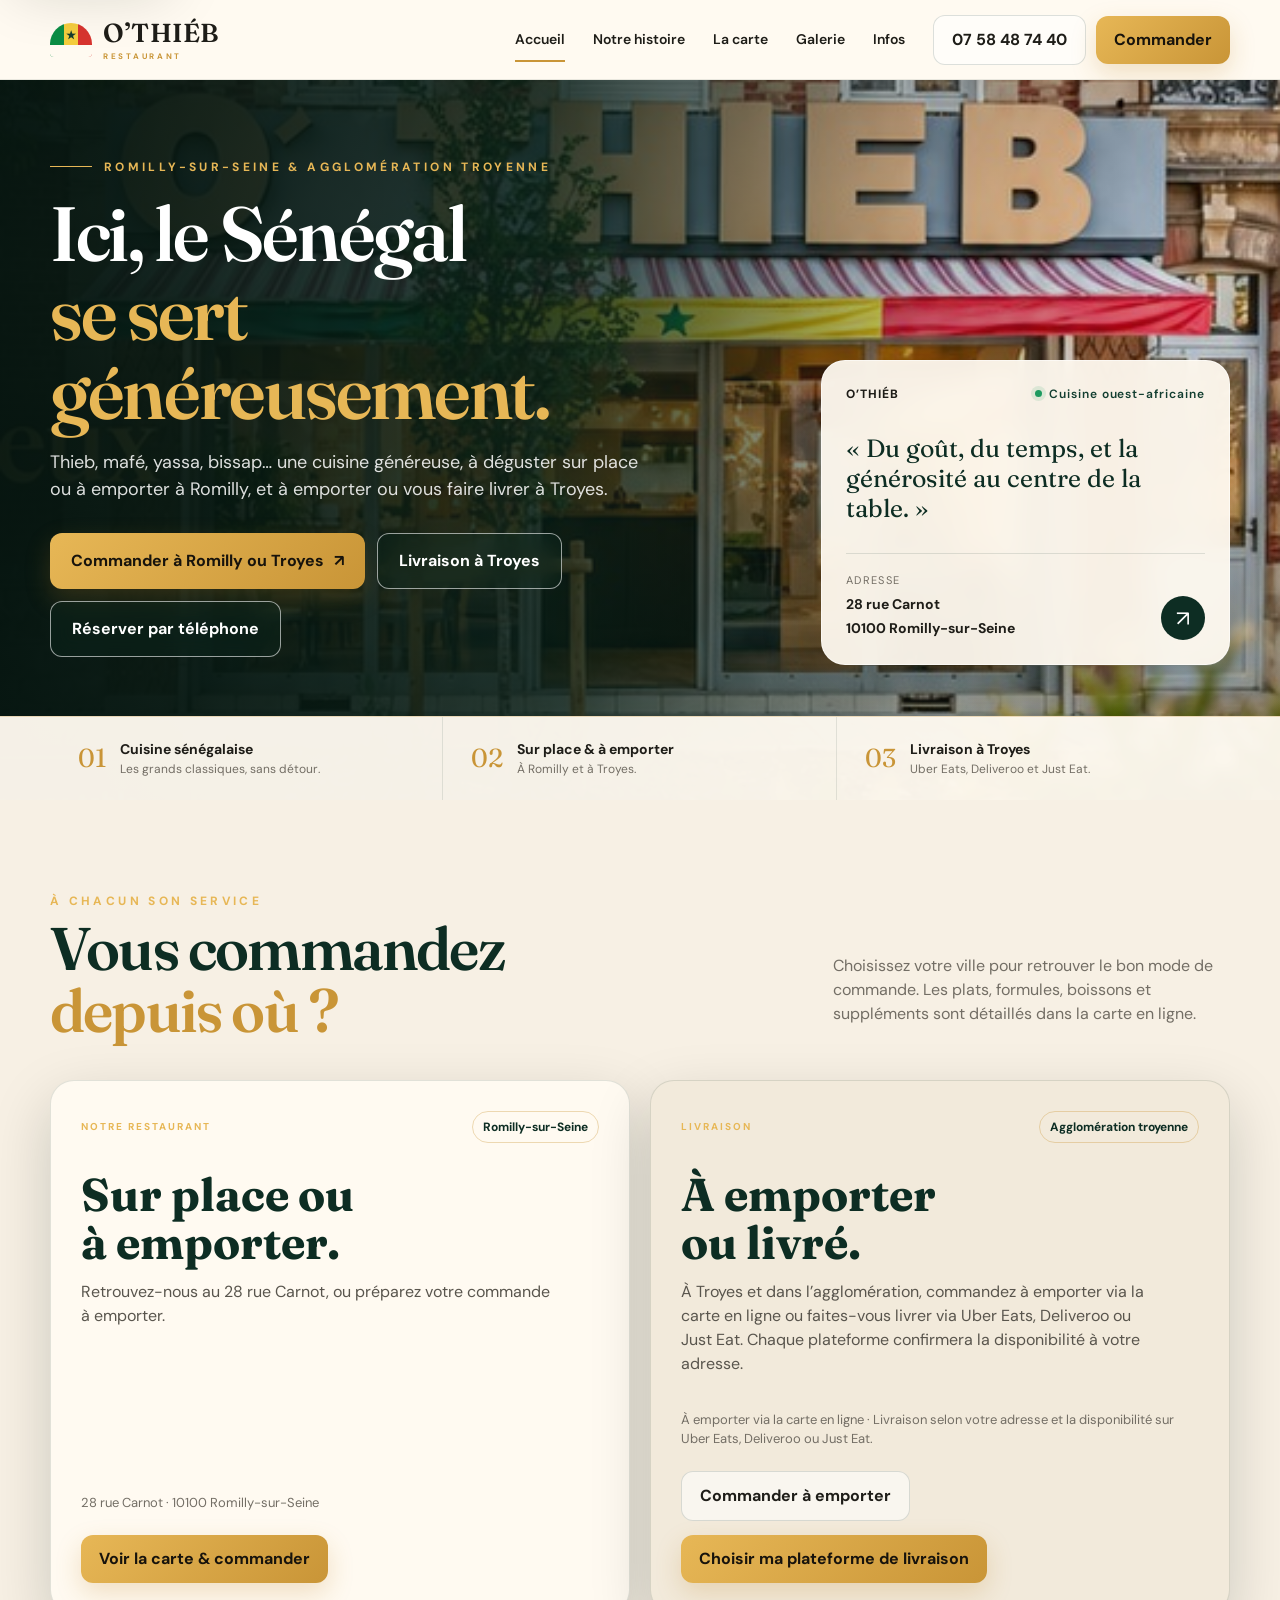
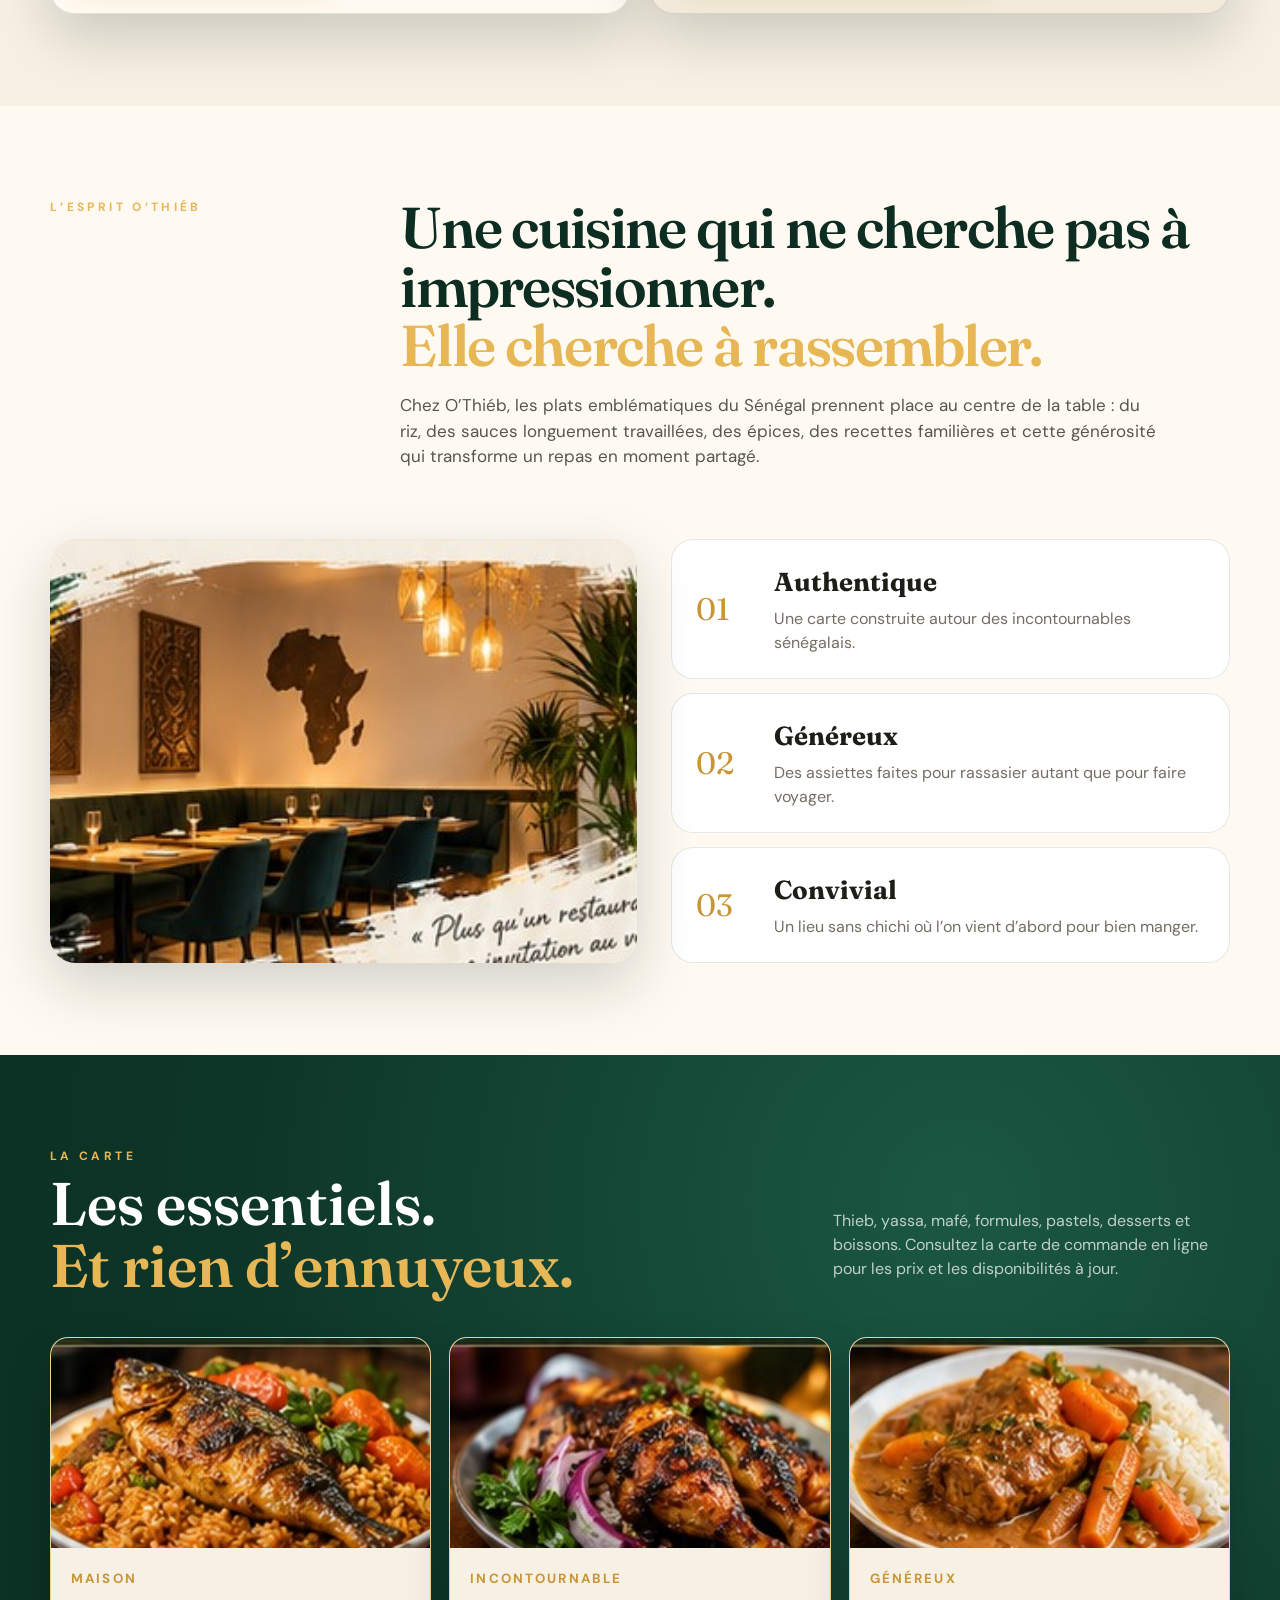
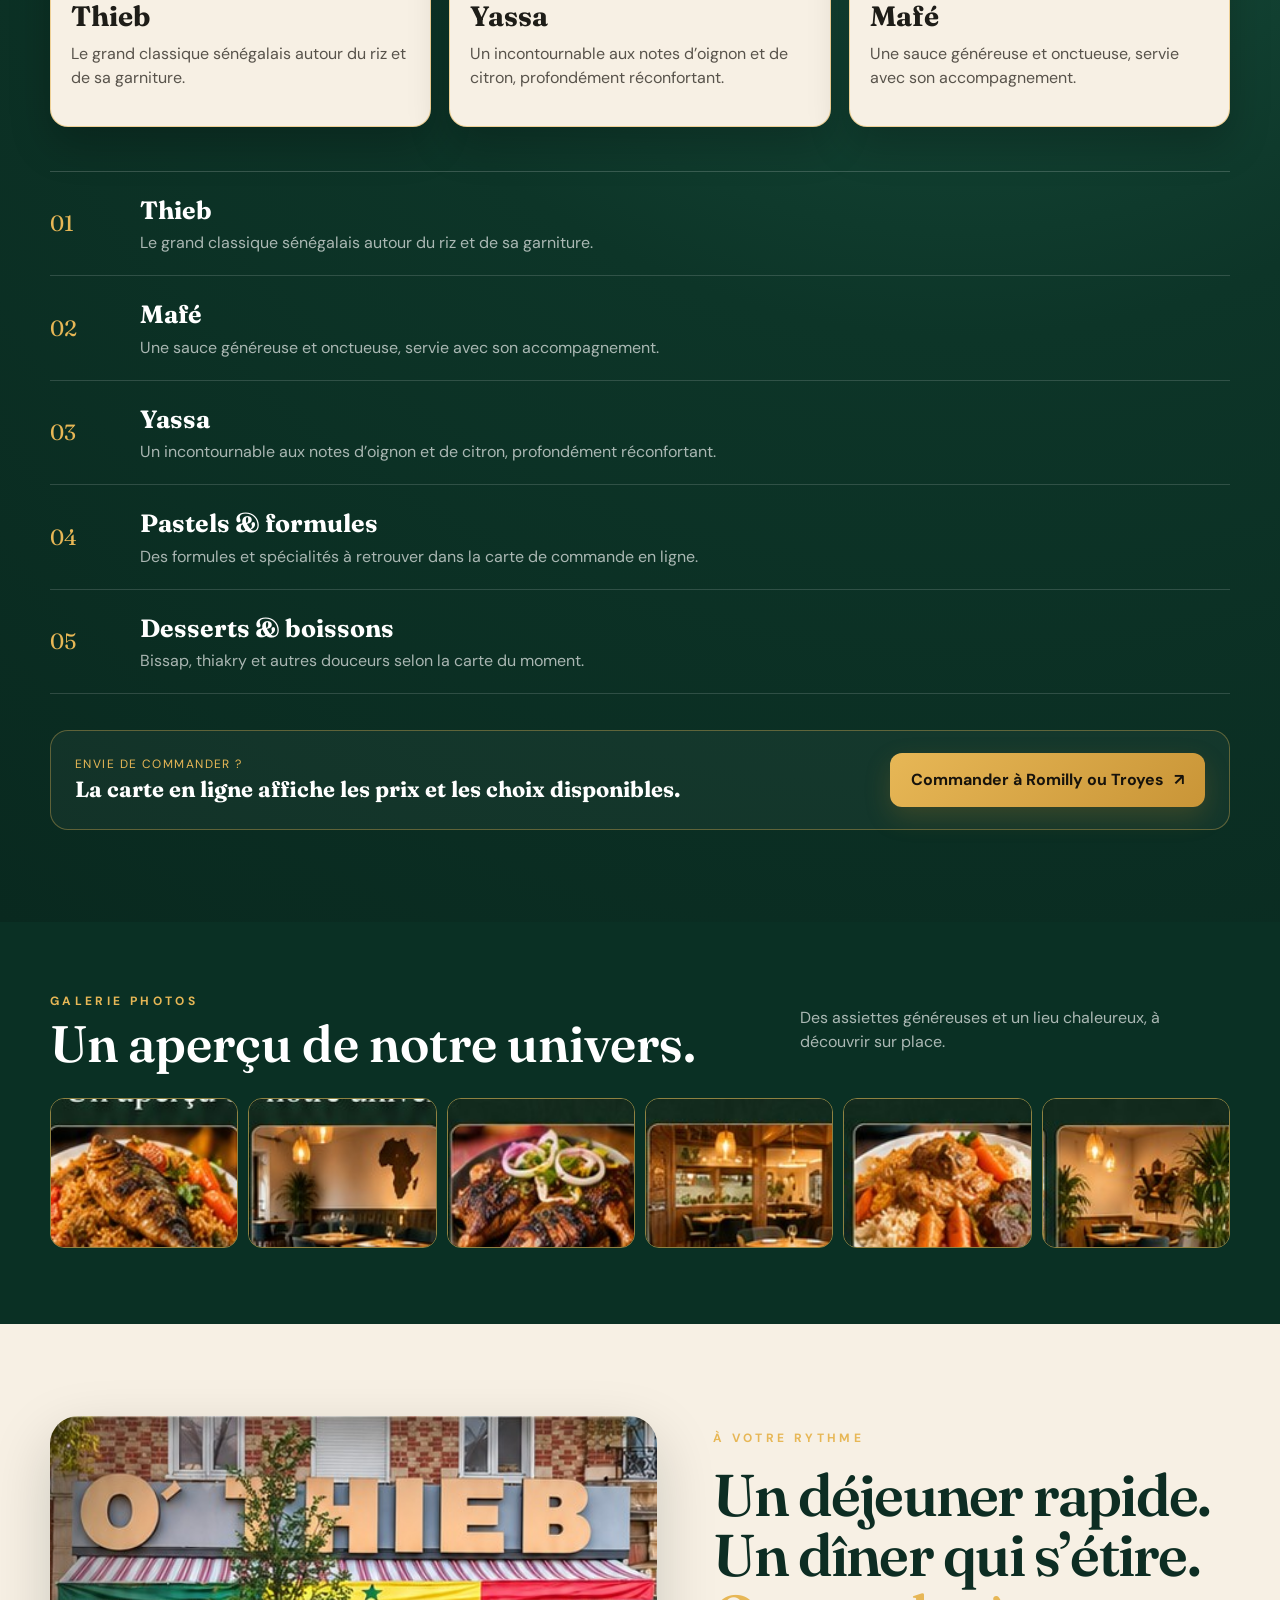
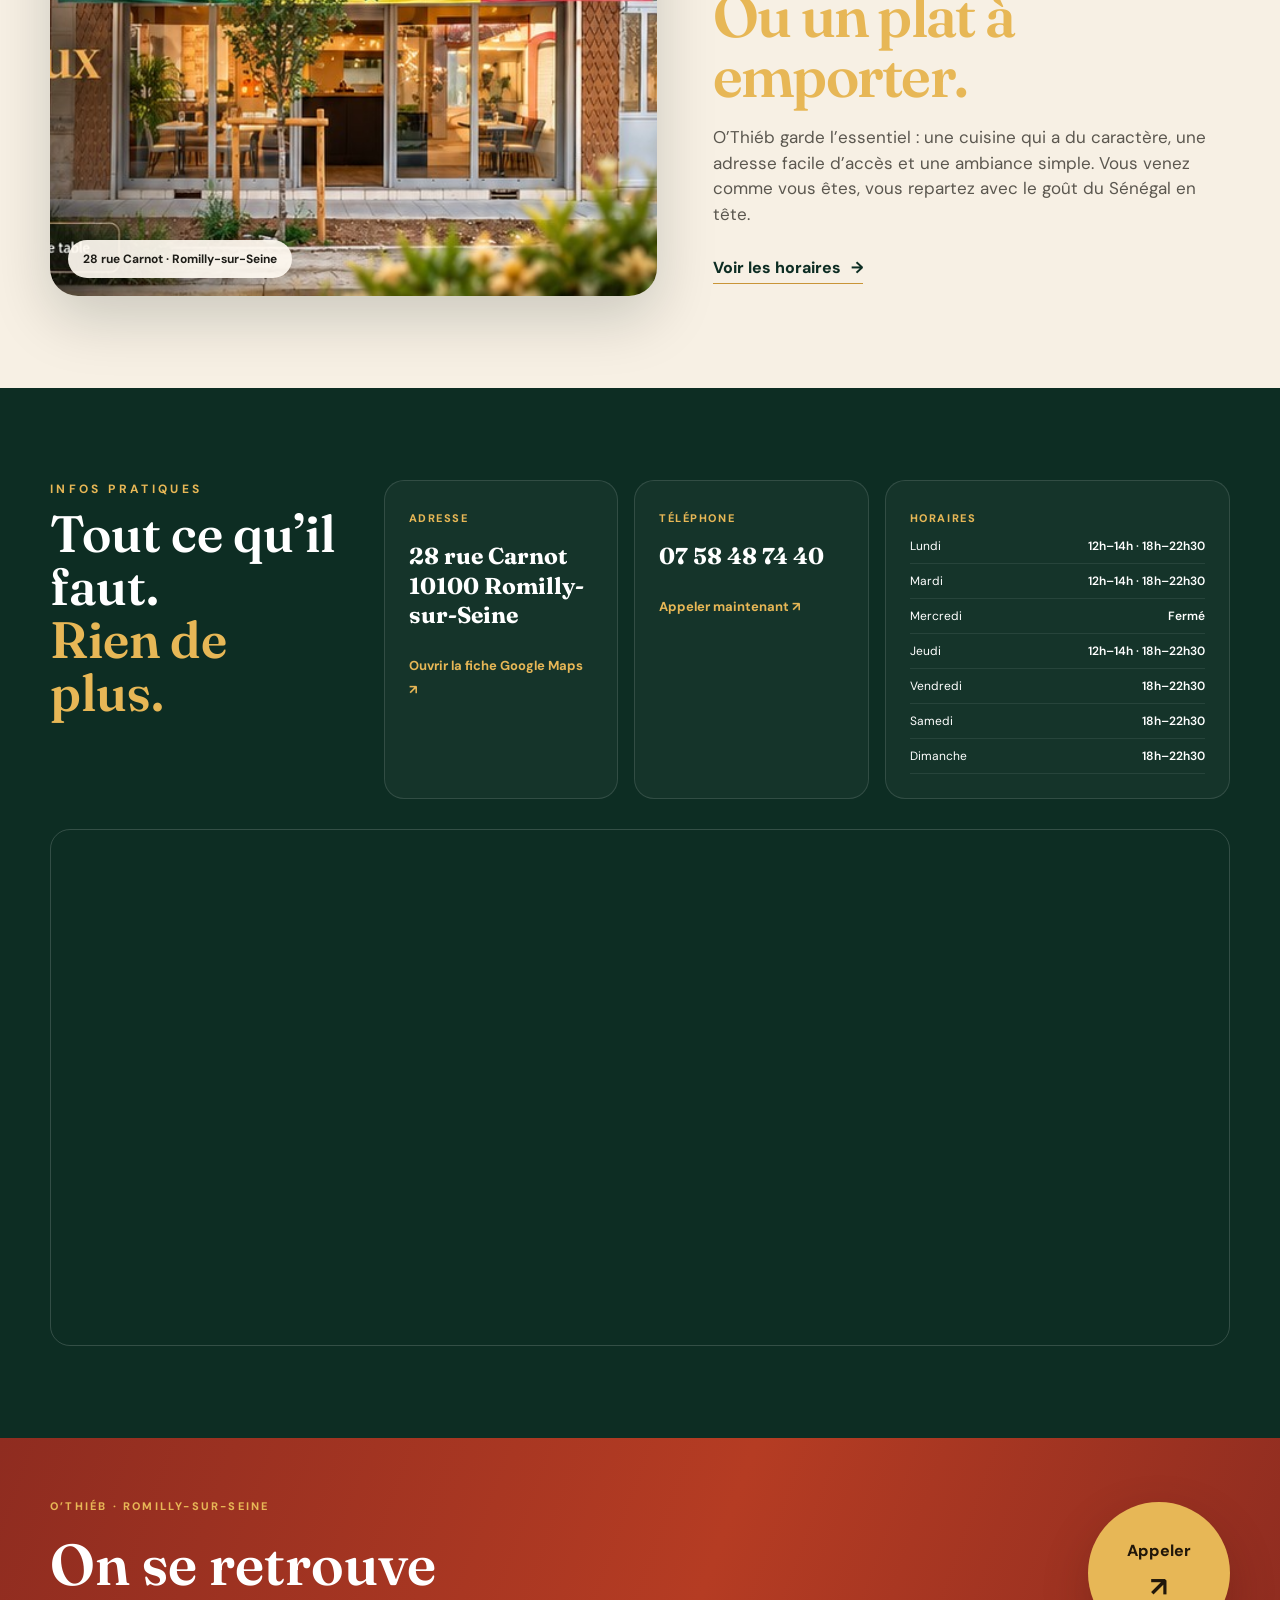
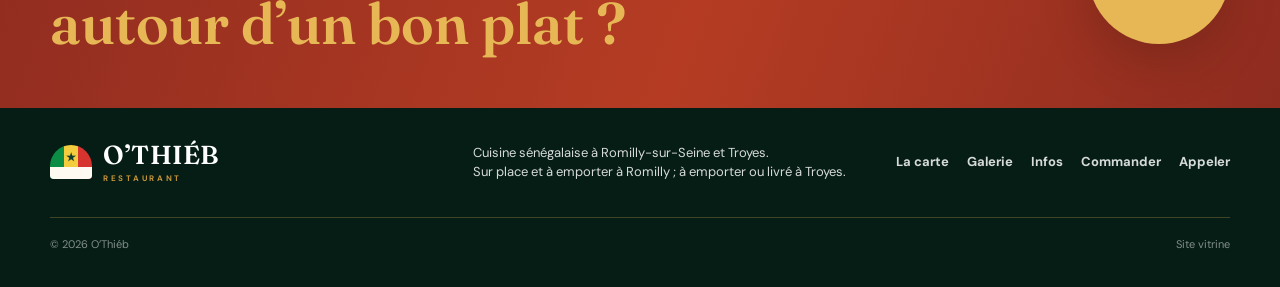
<file: index.html>
<!doctype html>
<html lang="fr">
<head>
  <meta charset="utf-8" />
  <meta name="viewport" content="width=device-width, initial-scale=1" />
  <meta name="theme-color" content="#10261f" />
  <meta name="description" content="O'Thiéb — cuisine sénégalaise à Romilly-sur-Seine et Troyes : sur place, à emporter et livraison via Uber Eats, Deliveroo ou Just Eat." />
  <meta property="og:title" content="O'Thiéb — Cuisine sénégalaise à Romilly-sur-Seine" />
  <meta property="og:description" content="Sur place et à emporter à Romilly-sur-Seine et Troyes. Livraison via Uber Eats, Deliveroo ou Just Eat." />
  <meta property="og:type" content="website" />
  <meta property="og:url" content="https://aphrikejula-tech.github.io/Othieb-r-/" />
  <meta property="og:image" content="https://aphrikejula-tech.github.io/Othieb-r-/assets/facade.jpg" />
  <title>O'Thiéb — Cuisine sénégalaise à Romilly-sur-Seine</title>
  <link rel="icon" href="assets/favicon.svg" type="image/svg+xml" />
  <link rel="preconnect" href="https://fonts.googleapis.com" />
  <link rel="preconnect" href="https://fonts.gstatic.com" crossorigin />
  <link href="https://fonts.googleapis.com/css2?family=DM+Sans:wght@400;500;600;700&family=Fraunces:opsz,wght@9..144,500;9..144,600;9..144,700&display=swap" rel="stylesheet" />
  <link rel="stylesheet" href="styles.css" />
</head>
<body>
  <a class="skip-link" href="#contenu">Aller au contenu</a>

  <header class="site-header" data-header>
    <div class="container nav-wrap">
      <a class="brand" href="#accueil" aria-label="O'Thiéb, retour à l'accueil">
        <span class="brand-mark" aria-hidden="true"><i></i><b>★</b></span>
        <span class="brand-type"><strong>O’THIÉB</strong><small>RESTAURANT</small></span>
      </a>

      <nav class="desktop-nav" aria-label="Navigation principale">
        <a href="#accueil">Accueil</a>
        <a href="#histoire">Notre histoire</a>
        <a href="#carte">La carte</a>
        <a href="#galerie">Galerie</a>
        <a href="#infos">Infos</a>
      </nav>

      <div class="nav-actions">
        <a class="btn btn-ghost hide-mobile" href="tel:+33758487440">07 58 48 74 40</a>
        <a class="btn btn-gold hide-mobile" href="livraison.html">Commander</a>
        <button class="menu-toggle" type="button" aria-label="Ouvrir le menu" aria-expanded="false" data-menu-toggle>
          <span></span><span></span>
        </button>
      </div>
    </div>

    <div class="mobile-panel" data-mobile-panel>
      <nav aria-label="Navigation mobile">
        <a href="#accueil">Accueil</a>
        <a href="#histoire">Notre histoire</a>
        <a href="#carte">La carte</a>
        <a href="#galerie">Galerie</a>
        <a href="#infos">Infos pratiques</a>
        <a class="btn btn-gold" href="livraison.html">Commander à Romilly ou Troyes</a>
        <a class="btn btn-ghost" href="livraison.html">Livraison à Troyes</a>
        <a class="btn btn-gold" href="tel:+33758487440">Appeler le restaurant</a>
      </nav>
    </div>
  </header>

  <main id="contenu">
    <section class="hero" id="accueil">
      <div class="hero-media" aria-hidden="true">
        <img src="assets/facade.jpg" alt="" />
        <div class="hero-wash"></div>
      </div>

      <div class="container hero-grid">
        <div class="hero-copy reveal">
          <div class="eyebrow"><span></span> Romilly-sur-Seine & agglomération troyenne</div>
          <h1>Ici, le Sénégal<br /><em>se sert généreusement.</em></h1>
          <p class="hero-lead">Thieb, mafé, yassa, bissap… une cuisine généreuse, à déguster sur place ou à emporter à Romilly, et à emporter ou vous faire livrer à Troyes.</p>
          <div class="hero-cta">
            <a class="btn btn-gold btn-lg" href="livraison.html">Commander à Romilly ou Troyes <span>↗</span></a>
            <a class="btn btn-glass btn-lg" href="livraison.html">Livraison à Troyes</a>
            <a class="btn btn-glass btn-lg" href="tel:+33758487440">Réserver par téléphone</a>
          </div>
        </div>

        <aside class="hero-card reveal delay-1" aria-label="Informations rapides">
          <div class="hero-card-top">
            <span>O’THIÉB</span>
            <span class="status-dot">Cuisine ouest-africaine</span>
          </div>
          <div class="hero-card-quote">« Du goût, du temps, et la générosité au centre de la table. »</div>
          <div class="hero-card-bottom">
            <div><small>Adresse</small><strong>28 rue Carnot<br />10100 Romilly-sur-Seine</strong></div>
            <a href="https://www.google.com/maps/place/Restaurant+O'Thieb/@48.5158121,3.7297514,17z/data=!3m1!4b1!4m6!3m5!1s0x47eecf9604117503:0xa7c779d8a4893f68!8m2!3d48.5158121!4d3.7297514!16s%2Fg%2F11wc2w3jzg?entry=ttu&g_ep=EgoyMDI2MTAxMy4wIKXMDSoASAFQAw%3D%3D" target="_blank" rel="noopener noreferrer" aria-label="Voir la fiche O’Thieb sur Google Maps">↗</a>
          </div>
        </aside>
      </div>

      <div class="hero-strip">
        <div class="container strip-grid">
          <div><span>01</span><strong>Cuisine sénégalaise</strong><small>Les grands classiques, sans détour.</small></div>
          <div><span>02</span><strong>Sur place & à emporter</strong><small>À Romilly et à Troyes.</small></div>
          <div><span>03</span><strong>Livraison à Troyes</strong><small>Uber Eats, Deliveroo et Just Eat.</small></div>
        </div>
      </div>
    </section>

    <section class="ordering-section section" id="commander">
      <div class="container section-head ordering-head reveal">
        <div>
          <div class="section-kicker">À chacun son service</div>
          <h2>Vous commandez<br /><em>depuis où ?</em></h2>
        </div>
        <p>Choisissez votre ville pour retrouver le bon mode de commande. Les plats, formules, boissons et suppléments sont détaillés dans la carte en ligne.</p>
      </div>
      <div class="container ordering-grid">
        <article class="ordering-card reveal">
          <div class="ordering-card-top"><span class="section-kicker">Notre restaurant</span><span class="ordering-location">Romilly-sur-Seine</span></div>
          <h3>Sur place ou<br />à emporter.</h3>
          <p>Retrouvez-nous au 28 rue Carnot, ou préparez votre commande à emporter.</p>
          <div class="ordering-address">28 rue Carnot · 10100 Romilly-sur-Seine</div>
          <div class="ordering-actions">
            <a class="btn btn-gold" href="livraison.html">Voir la carte & commander</a>
          </div>
        </article>
        <article class="ordering-card ordering-card-delivery reveal delay-1">
          <div class="ordering-card-top"><span class="section-kicker">Livraison</span><span class="ordering-location">Agglomération troyenne</span></div>
          <h3>À emporter<br />ou livré.</h3>
          <p>À Troyes et dans l’agglomération, commandez à emporter via la carte en ligne ou faites-vous livrer via Uber Eats, Deliveroo ou Just Eat. Chaque plateforme confirmera la disponibilité à votre adresse.</p>
          <div class="ordering-address">À emporter via la carte en ligne · Livraison selon votre adresse et la disponibilité sur Uber Eats, Deliveroo ou Just Eat.</div>
          <div class="ordering-actions">
            <a class="btn btn-ghost" href="livraison.html">Commander à emporter</a>
            <a class="btn btn-gold" href="livraison.html">Choisir ma plateforme de livraison</a>
          </div>
        </article>
      </div>
    </section>

    <section class="intro section" id="histoire">
      <div class="container intro-grid">
        <div class="section-kicker reveal">L’esprit O’Thiéb</div>
        <div class="intro-copy reveal delay-1">
          <h2>Une cuisine qui ne cherche pas à impressionner.<br /><em>Elle cherche à rassembler.</em></h2>
          <p>Chez O’Thiéb, les plats emblématiques du Sénégal prennent place au centre de la table : du riz, des sauces longuement travaillées, des épices, des recettes familières et cette générosité qui transforme un repas en moment partagé.</p>
        </div>
      </div>

      <div class="container story-grid">
        <div class="story-photo reveal"><img src="assets/interior.jpg" alt="Intérieur chaleureux du restaurant O'Thiéb" loading="lazy" /></div>
        <div class="values-grid">
          <article class="value-card reveal"><span class="value-no">01</span><h3>Authentique</h3><p>Une carte construite autour des incontournables sénégalais.</p></article>
          <article class="value-card reveal delay-1"><span class="value-no">02</span><h3>Généreux</h3><p>Des assiettes faites pour rassasier autant que pour faire voyager.</p></article>
          <article class="value-card reveal delay-2"><span class="value-no">03</span><h3>Convivial</h3><p>Un lieu sans chichi où l’on vient d’abord pour bien manger.</p></article>
        </div>
      </div>
    </section>

    <section class="menu-section section" id="carte">
      <div class="container section-head reveal">
        <div>
          <div class="section-kicker light">La carte</div>
          <h2>Les essentiels.<br /><em>Et rien d’ennuyeux.</em></h2>
        </div>
        <p>Thieb, yassa, mafé, formules, pastels, desserts et boissons. Consultez la carte de commande en ligne pour les prix et les disponibilités à jour.</p>
      </div>

      <div class="container featured-dishes">
        <article class="dish-card reveal">
          <img src="assets/fish.jpg" alt="Plat sénégalais à base de poisson et de riz" loading="lazy" />
          <div><small>Maison</small><h3>Thieb</h3><p>Le grand classique sénégalais autour du riz et de sa garniture.</p></div>
        </article>
        <article class="dish-card reveal delay-1">
          <img src="assets/chicken.jpg" alt="Poulet grillé sénégalais" loading="lazy" />
          <div><small>Incontournable</small><h3>Yassa</h3><p>Un incontournable aux notes d’oignon et de citron, profondément réconfortant.</p></div>
        </article>
        <article class="dish-card reveal delay-2">
          <img src="assets/mafe.jpg" alt="Mafé servi avec riz et légumes" loading="lazy" />
          <div><small>Généreux</small><h3>Mafé</h3><p>Une sauce généreuse et onctueuse, servie avec son accompagnement.</p></div>
        </article>
      </div>

      <div class="container menu-list">
        <article class="menu-item reveal"><div class="menu-index">01</div><div><h3>Thieb</h3><p>Le grand classique sénégalais autour du riz et de sa garniture.</p></div></article>
        <article class="menu-item reveal"><div class="menu-index">02</div><div><h3>Mafé</h3><p>Une sauce généreuse et onctueuse, servie avec son accompagnement.</p></div></article>
        <article class="menu-item reveal"><div class="menu-index">03</div><div><h3>Yassa</h3><p>Un incontournable aux notes d’oignon et de citron, profondément réconfortant.</p></div></article>
        <article class="menu-item reveal"><div class="menu-index">04</div><div><h3>Pastels & formules</h3><p>Des formules et spécialités à retrouver dans la carte de commande en ligne.</p></div></article>
        <article class="menu-item reveal"><div class="menu-index">05</div><div><h3>Desserts & boissons</h3><p>Bissap, thiakry et autres douceurs selon la carte du moment.</p></div></article>
      </div>

      <div class="container menu-cta reveal">
        <div><small>Envie de commander ?</small><strong>La carte en ligne affiche les prix et les choix disponibles.</strong></div>
        <a class="btn btn-gold btn-lg" href="livraison.html">Commander à Romilly ou Troyes <span>↗</span></a>
      </div>
    </section>

    <section class="gallery-section section" id="galerie">
      <div class="container gallery-head reveal">
        <div><div class="section-kicker">Galerie photos</div><h2>Un aperçu de notre univers.</h2></div>
        <p>Des assiettes généreuses et un lieu chaleureux, à découvrir sur place.</p>
      </div>
      <div class="container gallery-grid">
        <img src="assets/gallery1.jpg" alt="Plat du restaurant O'Thiéb" loading="lazy" />
        <img src="assets/gallery2.jpg" alt="Salle du restaurant O'Thiéb" loading="lazy" />
        <img src="assets/gallery3.jpg" alt="Spécialité sénégalaise" loading="lazy" />
        <img src="assets/gallery4.jpg" alt="Table dressée chez O'Thiéb" loading="lazy" />
        <img src="assets/gallery5.jpg" alt="Plat traditionnel sénégalais" loading="lazy" />
        <img src="assets/gallery6.jpg" alt="Ambiance intérieure du restaurant" loading="lazy" />
      </div>
    </section>

    <section class="experience section">
      <div class="container experience-grid">
        <div class="experience-photo reveal">
          <img src="assets/facade.jpg" alt="Façade du restaurant O'Thiéb à Romilly-sur-Seine" loading="lazy" />
          <div class="photo-label">28 rue Carnot · Romilly-sur-Seine</div>
        </div>
        <div class="experience-copy reveal delay-1">
          <div class="section-kicker">À votre rythme</div>
          <h2>Un déjeuner rapide.<br />Un dîner qui s’étire.<br /><em>Ou un plat à emporter.</em></h2>
          <p>O’Thiéb garde l’essentiel : une cuisine qui a du caractère, une adresse facile d’accès et une ambiance simple. Vous venez comme vous êtes, vous repartez avec le goût du Sénégal en tête.</p>
          <a class="text-link" href="#infos">Voir les horaires <span>→</span></a>
        </div>
      </div>
    </section>

    <section class="info-section section" id="infos">
      <div class="container info-grid">
        <div class="info-title reveal"><div class="section-kicker light">Infos pratiques</div><h2>Tout ce qu’il faut.<br /><em>Rien de plus.</em></h2></div>
        <div class="info-card reveal delay-1"><small>Adresse</small><h3>28 rue Carnot<br />10100 Romilly-sur-Seine</h3><a href="https://www.google.com/maps/place/Restaurant+O'Thieb/@48.5158121,3.7297514,17z/data=!3m1!4b1!4m6!3m5!1s0x47eecf9604117503:0xa7c779d8a4893f68!8m2!3d48.5158121!4d3.7297514!16s%2Fg%2F11wc2w3jzg?entry=ttu&g_ep=EgoyMDI2MTAxMy4wIKXMDSoASAFQAw%3D%3D" target="_blank" rel="noopener noreferrer">Ouvrir la fiche Google Maps ↗</a></div>
        <div class="info-card reveal delay-2"><small>Téléphone</small><h3><a href="tel:+33758487440">07 58 48 74 40</a></h3><a href="tel:+33758487440">Appeler maintenant ↗</a></div>
        <div class="info-card hours-card reveal delay-3"><small>Horaires</small><div class="hours-row"><span>Lundi</span><strong>12h–14h · 18h–22h30</strong></div><div class="hours-row"><span>Mardi</span><strong>12h–14h · 18h–22h30</strong></div><div class="hours-row"><span>Mercredi</span><strong>Fermé</strong></div><div class="hours-row"><span>Jeudi</span><strong>12h–14h · 18h–22h30</strong></div><div class="hours-row"><span>Vendredi</span><strong>18h–22h30</strong></div><div class="hours-row"><span>Samedi</span><strong>18h–22h30</strong></div><div class="hours-row"><span>Dimanche</span><strong>18h–22h30</strong></div></div>
      </div>
      <div class="container info-map">
        <iframe title="Carte Google Maps du restaurant O’Thieb à Romilly-sur-Seine" src="https://www.google.com/maps/embed?origin=mfe&pb=!1m3!2m1!1s48.5158121,3.7297514!6i17" loading="lazy" referrerpolicy="no-referrer-when-downgrade" allowfullscreen></iframe>
      </div>
    </section>

    <section class="final-cta">
      <div class="container final-cta-inner reveal">
        <div><span class="mini">O’THIÉB · ROMILLY-SUR-SEINE</span><h2>On se retrouve<br /><em>autour d’un bon plat ?</em></h2></div>
        <a class="round-cta" href="tel:+33758487440" aria-label="Appeler O'Thiéb"><span>Appeler</span><b>↗</b></a>
      </div>
    </section>
  </main>

  <footer class="footer">
    <div class="container footer-grid">
      <a class="brand brand-footer" href="#accueil"><span class="brand-mark" aria-hidden="true"><i></i><b>★</b></span><span class="brand-type"><strong>O’THIÉB</strong><small>RESTAURANT</small></span></a>
      <p>Cuisine sénégalaise à Romilly-sur-Seine et Troyes.<br />Sur place et à emporter à Romilly ; à emporter ou livré à Troyes.</p>
      <div class="footer-links"><a href="#carte">La carte</a><a href="#galerie">Galerie</a><a href="#infos">Infos</a><a href="livraison.html">Commander</a><a href="tel:+33758487440">Appeler</a></div>
      <div class="footer-bottom"><span>© <span data-year></span> O’Thiéb</span><span>Site vitrine</span></div>
    </div>
  </footer>

  <script src="script.js"></script>
</body>
</html>
</file>
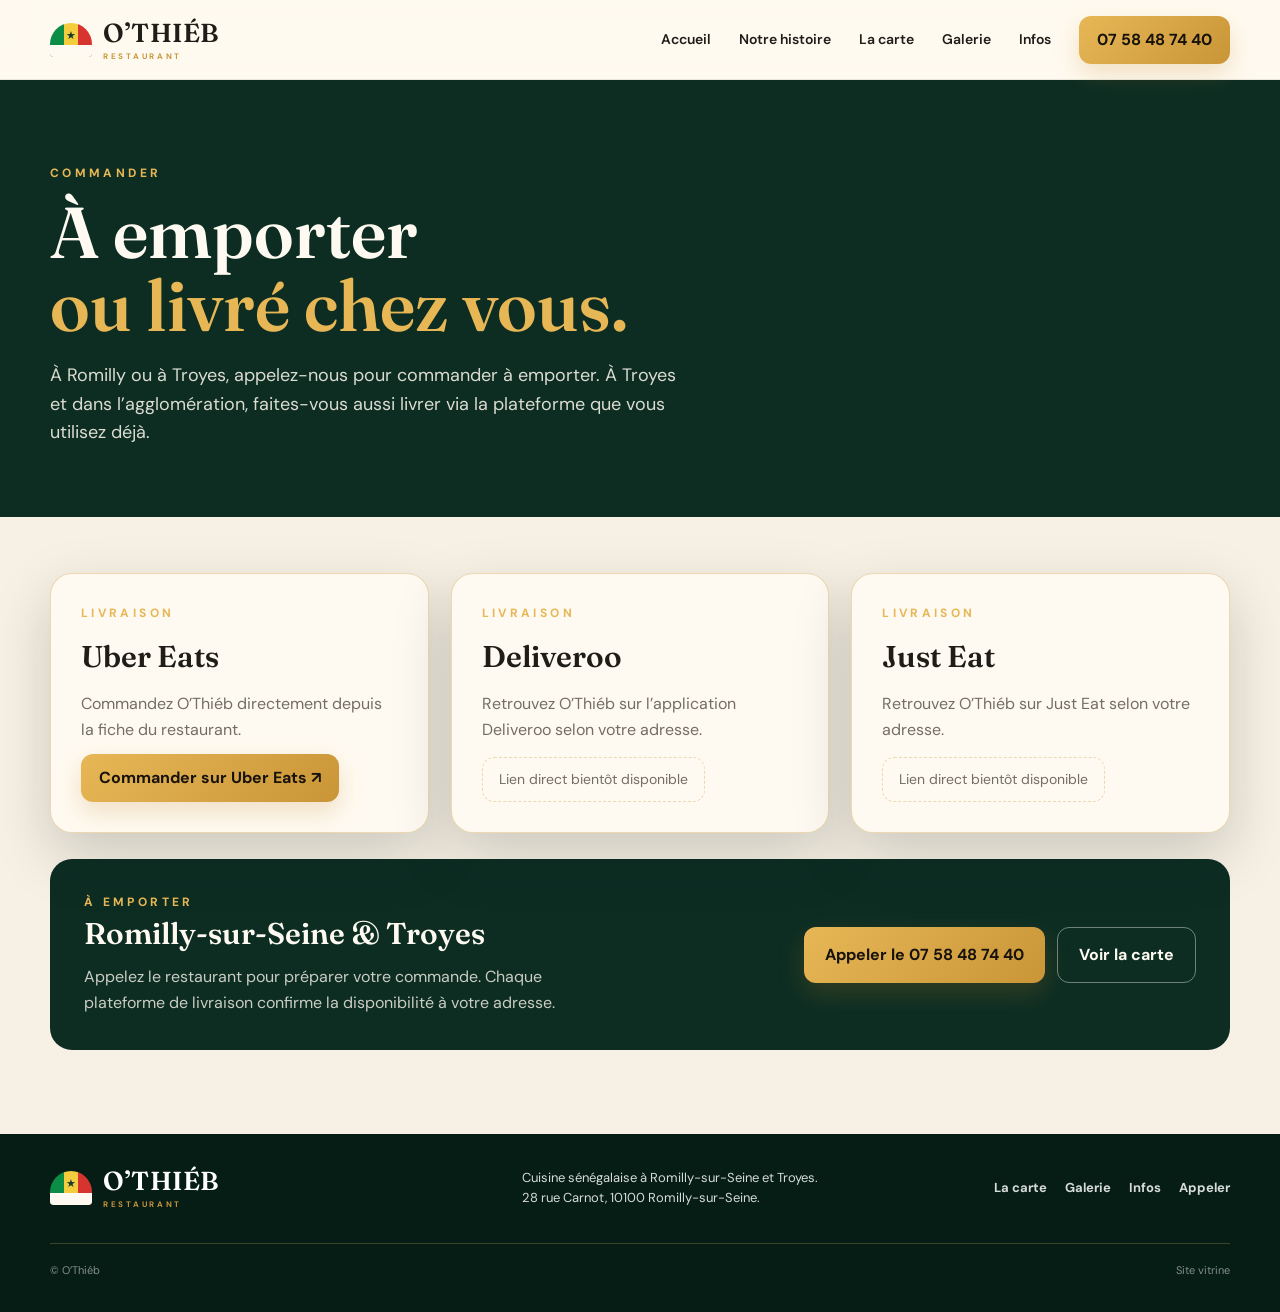
<file: livraison.html>
<!doctype html>
<html lang="fr">
<head>
  <meta charset="utf-8" />
  <meta name="viewport" content="width=device-width, initial-scale=1" />
  <meta name="theme-color" content="#10261f" />
  <meta name="description" content="Commandez O'Thiéb : à emporter par téléphone, ou livré à Troyes via Uber Eats, Deliveroo ou Just Eat." />
  <title>Commander — O'Thiéb</title>
  <link rel="icon" href="assets/favicon.svg" type="image/svg+xml" />
  <link rel="preconnect" href="https://fonts.googleapis.com" />
  <link rel="preconnect" href="https://fonts.gstatic.com" crossorigin />
  <link href="https://fonts.googleapis.com/css2?family=DM+Sans:wght@400;500;600;700&family=Fraunces:opsz,wght@9..144,500;9..144,600;9..144,700&display=swap" rel="stylesheet" />
  <link rel="stylesheet" href="styles.css" />
  <link rel="stylesheet" href="livraison.css" />
</head>
<body>
  <header class="site-header">
    <div class="container nav-wrap">
      <a class="brand" href="index.html" aria-label="O'Thiéb, retour à l'accueil">
        <span class="brand-mark" aria-hidden="true"><i></i><b>★</b></span>
        <span class="brand-type"><strong>O’THIÉB</strong><small>RESTAURANT</small></span>
      </a>
      <nav class="desktop-nav" aria-label="Navigation principale">
        <a href="index.html">Accueil</a>
        <a href="index.html#histoire">Notre histoire</a>
        <a href="index.html#carte">La carte</a>
        <a href="index.html#galerie">Galerie</a>
        <a href="index.html#infos">Infos</a>
      </nav>
      <div class="nav-actions">
        <a class="btn btn-gold" href="tel:+33758487440">07 58 48 74 40</a>
      </div>
    </div>
  </header>

  <main>
    <section class="order-hero">
      <div class="container">
        <span class="section-kicker">Commander</span>
        <h1>À emporter<br /><em>ou livré chez vous.</em></h1>
        <p>À Romilly ou à Troyes, appelez-nous pour commander à emporter. À Troyes et dans l’agglomération, faites-vous aussi livrer via la plateforme que vous utilisez déjà.</p>
      </div>
    </section>

    <section class="order-section">
      <div class="container order-grid">
        <article class="order-card">
          <span class="section-kicker">Livraison</span>
          <h2>Uber Eats</h2>
          <p>Commandez O’Thiéb directement depuis la fiche du restaurant.</p>
          <a class="btn btn-gold" href="https://www.ubereats.com/fr/store/othieb-romilly-sur-seine/Vv0nzxi2V6ynzSoo9Z025Q" target="_blank" rel="noopener noreferrer">Commander sur Uber Eats ↗</a>
        </article>
        <article class="order-card">
          <span class="section-kicker">Livraison</span>
          <h2>Deliveroo</h2>
          <p>Retrouvez O’Thiéb sur l’application Deliveroo selon votre adresse.</p>
          <span class="soon">Lien direct bientôt disponible</span>
        </article>
        <article class="order-card">
          <span class="section-kicker">Livraison</span>
          <h2>Just Eat</h2>
          <p>Retrouvez O’Thiéb sur Just Eat selon votre adresse.</p>
          <span class="soon">Lien direct bientôt disponible</span>
        </article>
      </div>

      <div class="container">
        <div class="order-takeaway">
          <div>
            <span class="section-kicker">À emporter</span>
            <h2>Romilly-sur-Seine &amp; Troyes</h2>
            <p>Appelez le restaurant pour préparer votre commande. Chaque plateforme de livraison confirme la disponibilité à votre adresse.</p>
          </div>
          <div class="order-actions">
            <a class="btn btn-gold btn-lg" href="tel:+33758487440">Appeler le 07 58 48 74 40</a>
            <a class="btn btn-ghost btn-lg" href="index.html#carte">Voir la carte</a>
          </div>
        </div>
      </div>
    </section>
  </main>

  <footer class="footer">
    <div class="container footer-grid">
      <a class="brand brand-footer" href="index.html"><span class="brand-mark" aria-hidden="true"><i></i><b>★</b></span><span class="brand-type"><strong>O’THIÉB</strong><small>RESTAURANT</small></span></a>
      <p>Cuisine sénégalaise à Romilly-sur-Seine et Troyes.<br />28 rue Carnot, 10100 Romilly-sur-Seine.</p>
      <div class="footer-links"><a href="index.html#carte">La carte</a><a href="index.html#galerie">Galerie</a><a href="index.html#infos">Infos</a><a href="tel:+33758487440">Appeler</a></div>
      <div class="footer-bottom"><span>© O’Thiéb</span><span>Site vitrine</span></div>
    </div>
  </footer>
</body>
</html>
</file>
<file: styles.css>
:root{
  --green:#0d2d23;--green-2:#123e30;--green-3:#184d3b;--cream:#f7f0e4;--cream-2:#fffaf1;
  --gold:#c99537;--gold-2:#e7b756;--red:#a83824;--ink:#1e1d18;--muted:#736e65;--white:#fff;
  --line:rgba(201,149,55,.34);--max:1180px;--shadow:0 22px 60px rgba(5,22,17,.18)
}
*{box-sizing:border-box}html{scroll-behavior:smooth}body{margin:0;font-family:"DM Sans",Arial,sans-serif;background:var(--cream-2);color:var(--ink);line-height:1.5}img{display:block;max-width:100%}a{color:inherit;text-decoration:none}button,input,select,textarea{font:inherit}.container{width:min(var(--max),calc(100% - 40px));margin-inline:auto}.section{padding:92px 0}.skip-link{position:fixed;left:16px;top:-80px;z-index:999;padding:12px 16px;background:#fff;color:#111;border-radius:8px;box-shadow:var(--shadow)}.skip-link:focus{top:16px}
.site-header{position:sticky;top:0;z-index:40;background:rgba(255,250,241,.94);backdrop-filter:blur(18px);border-bottom:1px solid rgba(16,38,31,.09);transition:.25s}.site-header.is-scrolled{box-shadow:0 10px 30px rgba(8,29,23,.08)}.nav-wrap{min-height:78px;display:flex;align-items:center;gap:28px}.brand{display:inline-flex;align-items:center;gap:11px;min-width:max-content}.brand-mark{position:relative;width:42px;height:34px;display:block;overflow:hidden;border-radius:22px 22px 4px 4px;background:linear-gradient(90deg,#0b8d45 0 33%,#f4cd3e 33% 66%,#d7342f 66%)}.brand-mark i{position:absolute;inset:auto 0 0;height:12px;background:var(--cream-2)}.brand-mark b{position:absolute;left:50%;top:4px;transform:translateX(-50%);font-size:11px;color:#143c2e}.brand-type{display:grid;line-height:1}.brand-type strong{font-family:"Fraunces",Georgia,serif;font-size:26px;letter-spacing:.02em;font-weight:600}.brand-type small{margin-top:6px;font-size:8px;letter-spacing:.34em;color:var(--gold);font-weight:700}.desktop-nav{margin-left:auto;display:flex;align-items:center;gap:28px}.desktop-nav a{font-size:14px;font-weight:600;position:relative;padding:29px 0}.desktop-nav a:after{content:"";position:absolute;left:0;right:0;bottom:17px;height:2px;background:var(--gold);transform:scaleX(0);transform-origin:left;transition:.22s}.desktop-nav a:hover:after,.desktop-nav a.active:after{transform:scaleX(1)}.nav-actions{display:flex;gap:10px;align-items:center}.btn{display:inline-flex;align-items:center;justify-content:center;gap:10px;border:0;border-radius:12px;padding:12px 18px;font-weight:700;transition:transform .2s,box-shadow .2s,background .2s}.btn:hover{transform:translateY(-2px)}.btn-gold{background:linear-gradient(135deg,var(--gold-2),var(--gold));color:#17130c;box-shadow:0 10px 26px rgba(188,128,30,.22)}.btn-ghost{border:1px solid rgba(13,45,35,.14);background:rgba(255,255,255,.55)}.btn-glass{border:1px solid rgba(255,255,255,.58);color:#fff;background:rgba(13,45,35,.28);backdrop-filter:blur(10px)}.btn-lg{padding:15px 21px}.menu-toggle{width:44px;height:44px;border:0;border-radius:12px;background:var(--green);display:none;align-items:center;justify-content:center;flex-direction:column;gap:6px}.menu-toggle span{width:20px;height:2px;background:#fff;transition:.2s}.menu-toggle[aria-expanded="true"] span:first-child{transform:translateY(4px) rotate(45deg)}.menu-toggle[aria-expanded="true"] span:last-child{transform:translateY(-4px) rotate(-45deg)}.mobile-panel{display:none;background:var(--cream-2);border-top:1px solid rgba(13,45,35,.08)}.mobile-panel nav{width:min(var(--max),calc(100% - 40px));margin:auto;padding:12px 0 22px;display:grid}.mobile-panel nav>a:not(.btn){padding:13px 2px;border-bottom:1px solid rgba(13,45,35,.09);font-weight:600}.mobile-panel .btn{margin-top:14px}
.hero{position:relative;min-height:720px;overflow:hidden;background:var(--green);display:flex;flex-direction:column}.hero-media{position:absolute;inset:0}.hero-media img{width:100%;height:100%;object-fit:cover;object-position:center}.hero-wash{position:absolute;inset:0;background:linear-gradient(90deg,rgba(5,21,16,.96) 0%,rgba(6,29,22,.82) 43%,rgba(6,29,22,.24) 72%,rgba(6,29,22,.08) 100%),linear-gradient(0deg,rgba(6,29,22,.25),transparent 55%)}.hero-grid{position:relative;z-index:2;display:grid;grid-template-columns:minmax(0,1.2fr) minmax(300px,.7fr);gap:70px;align-items:center;flex:1;padding-top:70px;padding-bottom:135px}.eyebrow,.section-kicker{display:flex;align-items:center;gap:12px;color:var(--gold-2);text-transform:uppercase;letter-spacing:.28em;font-size:12px;font-weight:700}.eyebrow span{width:42px;height:1px;background:var(--gold-2)}.hero h1,.intro h2,.menu-section h2,.experience h2,.info-section h2,.gallery-section h2,.final-cta h2{font-family:"Fraunces",Georgia,serif;font-weight:600;line-height:1.03;margin:18px 0}.hero h1{font-size:clamp(50px,6vw,78px);color:#fff;letter-spacing:-.03em;max-width:760px}.hero h1 em,.intro h2 em,.menu-section h2 em,.experience h2 em,.info-section h2 em,.final-cta h2 em{color:var(--gold-2);font-style:normal}.hero-lead{max-width:600px;font-size:18px;color:rgba(255,255,255,.86)}.hero-cta{display:flex;flex-wrap:wrap;gap:12px;margin-top:30px}.hero-card{align-self:end;background:rgba(255,250,241,.94);border:1px solid rgba(255,255,255,.56);border-radius:24px;padding:24px;box-shadow:var(--shadow);backdrop-filter:blur(14px)}.hero-card-top{display:flex;justify-content:space-between;gap:18px;align-items:center;font-size:12px;font-weight:800;letter-spacing:.08em}.status-dot{font-weight:600;color:var(--green-2);display:flex;align-items:center;gap:7px}.status-dot:before{content:"";width:7px;height:7px;border-radius:50%;background:#1c9a5f;box-shadow:0 0 0 4px rgba(28,154,95,.12)}.hero-card-quote{font-family:"Fraunces",Georgia,serif;font-size:25px;line-height:1.2;padding:30px 0;color:var(--green)}.hero-card-bottom{display:flex;justify-content:space-between;align-items:end;gap:20px;border-top:1px solid rgba(13,45,35,.12);padding-top:18px}.hero-card-bottom small{display:block;color:var(--muted);font-size:11px;margin-bottom:4px;text-transform:uppercase;letter-spacing:.12em}.hero-card-bottom strong{font-size:14px}.hero-card-bottom>a{width:44px;height:44px;border-radius:50%;display:grid;place-items:center;background:var(--green);color:#fff;font-size:22px}.hero-strip{position:absolute;z-index:3;left:0;right:0;bottom:0;background:rgba(255,250,241,.96);border-top:1px solid rgba(201,149,55,.28)}.strip-grid{display:grid;grid-template-columns:repeat(3,1fr)}.strip-grid>div{padding:22px 28px;border-right:1px solid rgba(13,45,35,.1);display:grid;grid-template-columns:auto 1fr;column-gap:14px}.strip-grid>div:last-child{border-right:0}.strip-grid span{grid-row:1/3;color:var(--gold);font-family:"Fraunces",Georgia,serif;font-size:26px}.strip-grid strong{font-size:14px}.strip-grid small{color:var(--muted);font-size:12px}
.intro{background:var(--cream-2)}.intro-grid{display:grid;grid-template-columns:.35fr 1fr;gap:60px;align-items:start}.intro-copy h2{font-size:clamp(38px,4.5vw,60px);margin-top:0;color:var(--green);letter-spacing:-.03em}.intro-copy p{max-width:760px;color:#59554d;font-size:17px}.story-grid{display:grid;grid-template-columns:1.05fr 1fr;gap:34px;margin-top:52px;align-items:stretch}.story-photo{min-height:420px;border-radius:26px;overflow:hidden;box-shadow:var(--shadow);position:relative}.story-photo img{width:100%;height:100%;object-fit:cover}.values-grid{display:grid;gap:14px}.value-card{border:1px solid rgba(13,45,35,.11);background:#fff;border-radius:22px;padding:23px 24px;display:grid;grid-template-columns:64px 1fr;column-gap:14px;align-items:center}.value-card h3{font-family:"Fraunces",Georgia,serif;font-size:26px;margin:0}.value-card p{grid-column:2;margin:5px 0 0;color:var(--muted)}.value-no{grid-row:1/3;color:var(--gold);font-family:"Fraunces",Georgia,serif;font-size:31px}
.menu-section{background:radial-gradient(circle at 75% 10%,#1b5844 0%,#0d3528 45%,#09291f 100%);color:#fff}.section-head{display:grid;grid-template-columns:1fr .55fr;gap:60px;align-items:end}.section-head h2{font-size:clamp(40px,4.7vw,64px);margin:8px 0 0}.section-head>p{color:rgba(255,255,255,.72);max-width:430px}.section-kicker.light{color:var(--gold-2)}.featured-dishes{display:grid;grid-template-columns:repeat(3,1fr);gap:18px;margin-top:40px}.dish-card{background:var(--cream);color:var(--ink);border:1px solid rgba(231,183,86,.55);border-radius:18px;overflow:hidden;box-shadow:0 18px 40px rgba(0,0,0,.22)}.dish-card img{width:100%;height:210px;object-fit:cover}.dish-card>div{padding:18px 20px 22px;position:relative}.dish-card small{color:var(--gold);text-transform:uppercase;letter-spacing:.16em;font-weight:700}.dish-card h3{font-family:"Fraunces",Georgia,serif;font-size:28px;margin:5px 0}.dish-card p{color:#58534b;margin:0 0 14px}.dish-card strong{font-size:20px;color:var(--green)}.menu-list{margin-top:44px;border-top:1px solid rgba(255,255,255,.18)}.menu-item{display:grid;grid-template-columns:70px 1fr auto;gap:20px;align-items:center;padding:20px 0;border-bottom:1px solid rgba(255,255,255,.15)}.menu-index{color:var(--gold-2);font-family:"Fraunces",Georgia,serif;font-size:22px}.menu-item h3{font-family:"Fraunces",Georgia,serif;font-size:25px;margin:0 0 2px}.menu-item p{margin:0;color:rgba(255,255,255,.65)}.menu-price{font-weight:800;font-size:20px;color:var(--gold-2)}.menu-cta{margin-top:36px;padding:22px 24px;border:1px solid rgba(231,183,86,.36);border-radius:18px;background:rgba(255,255,255,.04);display:flex;align-items:center;justify-content:space-between;gap:25px}.menu-cta small{display:block;color:var(--gold-2);font-size:12px;text-transform:uppercase;letter-spacing:.12em}.menu-cta strong{font-family:"Fraunces",Georgia,serif;font-size:22px}
.gallery-section{background:#0a3024;color:#fff;padding-top:68px;padding-bottom:76px}.gallery-head{display:flex;justify-content:space-between;gap:40px;align-items:end}.gallery-head h2{font-size:clamp(34px,4vw,52px);margin:8px 0 0}.gallery-head p{max-width:430px;color:rgba(255,255,255,.66)}.gallery-grid{display:grid;grid-template-columns:repeat(6,1fr);gap:10px;margin-top:28px}.gallery-grid img{width:100%;height:150px;object-fit:cover;border-radius:14px;border:1px solid rgba(231,183,86,.6);transition:transform .2s}.gallery-grid img:hover{transform:translateY(-4px)}
.experience{background:var(--cream)}.experience-grid{display:grid;grid-template-columns:1.08fr .92fr;gap:56px;align-items:center}.experience-photo{position:relative;border-radius:28px;overflow:hidden;box-shadow:var(--shadow)}.experience-photo img{width:100%;height:480px;object-fit:cover}.photo-label{position:absolute;left:18px;bottom:18px;background:rgba(255,250,241,.92);border-radius:999px;padding:10px 15px;font-size:12px;font-weight:700}.experience-copy h2{font-size:clamp(40px,4.6vw,60px);color:var(--green);letter-spacing:-.03em}.experience-copy p{color:#5b574f;font-size:17px}.text-link{display:inline-flex;gap:10px;align-items:center;margin-top:12px;font-weight:800;color:var(--green);border-bottom:1px solid var(--gold);padding-bottom:3px}
.info-section{background:var(--green);color:#fff}.info-grid{display:grid;grid-template-columns:1.15fr .85fr .85fr 1.25fr;gap:16px}.info-title{padding-right:20px}.info-title h2{font-size:clamp(38px,4vw,54px);margin-top:10px}.info-card{border:1px solid rgba(255,255,255,.12);border-radius:20px;padding:24px;background:rgba(255,255,255,.035)}.info-card>small{color:var(--gold-2);text-transform:uppercase;letter-spacing:.14em;font-weight:800;font-size:11px}.info-card h3{font-family:"Fraunces",Georgia,serif;font-size:23px;line-height:1.28;margin:13px 0 22px}.info-card>a{font-size:13px;font-weight:700;color:var(--gold-2)}.hours-card{grid-column:4}.hours-row{display:flex;justify-content:space-between;gap:15px;padding:8px 0;border-bottom:1px solid rgba(255,255,255,.08);font-size:12px}.hours-row strong{text-align:right;font-weight:600}.info-map{margin-top:30px;overflow:hidden;border:1px solid rgba(255,255,255,.16);border-radius:20px;aspect-ratio:16/7;min-height:280px}.info-map iframe{display:block;width:100%;height:100%;border:0}.final-cta{background:linear-gradient(110deg,#8f2c20,#b53c23 55%,#8e2c20);color:#fff;padding:55px 0;overflow:hidden}.final-cta-inner{display:flex;align-items:center;justify-content:space-between;gap:40px}.mini{color:var(--gold-2);letter-spacing:.2em;font-size:11px;font-weight:800}.final-cta h2{font-size:clamp(40px,4.5vw,62px);margin-bottom:0}.round-cta{width:142px;height:142px;border-radius:50%;background:var(--gold-2);color:#21170a;display:flex;flex-direction:column;align-items:center;justify-content:center;gap:4px;font-weight:800;box-shadow:0 18px 45px rgba(70,25,14,.28);transition:.2s}.round-cta:hover{transform:rotate(-3deg) scale(1.03)}.round-cta b{font-size:27px}
.footer{background:#061d16;color:rgba(255,255,255,.84);padding:34px 0}.footer-grid{display:grid;grid-template-columns:1fr 1fr auto;gap:35px;align-items:center}.brand-footer .brand-type strong{color:#fff}.footer p{margin:0;font-size:13px}.footer-links{display:flex;gap:18px;font-size:13px;font-weight:700}.footer-bottom{grid-column:1/-1;border-top:1px solid rgba(231,183,86,.25);padding-top:18px;display:flex;justify-content:space-between;color:rgba(255,255,255,.5);font-size:11px}
.reveal{opacity:0;transform:translateY(18px);transition:opacity .7s ease,transform .7s ease}.reveal.is-visible{opacity:1;transform:none}.delay-1{transition-delay:.08s}.delay-2{transition-delay:.16s}.delay-3{transition-delay:.24s}
.ordering-section{background:var(--cream);}.ordering-head{margin-bottom:38px}.ordering-head h2{font-family:"Fraunces",Georgia,serif;font-weight:600;line-height:1.03;color:var(--green);letter-spacing:-.03em}.ordering-head h2 em{color:var(--gold);font-style:normal}.ordering-head>p{color:var(--muted)}.ordering-grid{display:grid;grid-template-columns:repeat(2,minmax(0,1fr));gap:20px}.ordering-card{display:flex;flex-direction:column;align-items:flex-start;min-height:350px;padding:30px;border:1px solid rgba(13,45,35,.12);border-radius:24px;background:var(--cream-2);box-shadow:var(--shadow)}.ordering-card-delivery{background:#f2eadb}.ordering-card-top{width:100%;display:flex;justify-content:space-between;align-items:center;gap:16px}.ordering-card .section-kicker{font-size:10px;letter-spacing:.2em}.ordering-location{padding:6px 10px;border:1px solid var(--line);border-radius:999px;color:var(--green);font-size:12px;font-weight:700}.ordering-card h3{font-family:"Fraunces",Georgia,serif;font-size:clamp(32px,4vw,46px);line-height:1.05;color:var(--green);margin:28px 0 12px}.ordering-card p{max-width:480px;color:#59554d;margin:0 0 18px}.ordering-address{margin-top:auto;padding-top:16px;color:var(--muted);font-size:13px}.ordering-actions{display:flex;align-items:center;flex-wrap:wrap;gap:14px;margin-top:22px}.ordering-actions .text-link{font-weight:700}
@media(max-width:1040px){.desktop-nav{display:none}.menu-toggle{display:flex}.hide-mobile{display:none}.mobile-panel.open{display:block}.hero-grid{grid-template-columns:1fr;gap:30px;padding-top:90px}.hero-card{max-width:520px}.story-grid,.experience-grid{grid-template-columns:1fr}.featured-dishes{grid-template-columns:repeat(2,1fr)}.featured-dishes .dish-card:last-child{grid-column:1/-1;display:grid;grid-template-columns:1fr 1fr}.featured-dishes .dish-card:last-child img{height:100%}.gallery-grid{grid-template-columns:repeat(3,1fr)}.info-grid{grid-template-columns:repeat(2,1fr)}.info-title{grid-column:1/-1}.hours-card{grid-column:auto}.footer-grid{grid-template-columns:1fr auto}.footer-grid>p{display:none}}
@media(max-width:720px){.container{width:min(var(--max),calc(100% - 28px))}.section{padding:70px 0}.nav-wrap{min-height:70px}.brand-type strong{font-size:23px}.hero{min-height:820px}.hero-grid{padding-top:72px;padding-bottom:190px}.hero h1{font-size:clamp(44px,13vw,62px)}.hero-lead{font-size:16px}.hero-card{padding:20px}.hero-card-top{align-items:flex-start;flex-direction:column}.hero-strip{position:absolute}.strip-grid{grid-template-columns:1fr}.strip-grid>div{padding:12px 14px;border-right:0;border-bottom:1px solid rgba(13,45,35,.09);grid-template-columns:42px 1fr}.strip-grid span{font-size:20px}.strip-grid small{display:none}.intro-grid,.section-head{grid-template-columns:1fr;gap:18px}.ordering-grid{grid-template-columns:1fr}.ordering-card{min-height:0;padding:24px}.ordering-card-top{align-items:flex-start;flex-direction:column}.ordering-card h3{font-size:36px;margin-top:22px}.ordering-actions{align-items:stretch;flex-direction:column;width:100%}.ordering-actions .btn{width:100%}.story-grid{margin-top:35px}.story-photo{min-height:300px}.value-card{grid-template-columns:50px 1fr}.featured-dishes{grid-template-columns:1fr}.featured-dishes .dish-card:last-child{grid-column:auto;display:block}.featured-dishes .dish-card:last-child img{height:210px}.menu-item{grid-template-columns:42px 1fr;gap:10px}.menu-item p{font-size:13px}.menu-cta{align-items:flex-start;flex-direction:column}.gallery-head{align-items:flex-start;flex-direction:column}.gallery-grid{grid-template-columns:repeat(2,1fr)}.gallery-grid img{height:130px}.experience-photo img{height:340px}.info-grid{grid-template-columns:1fr}.info-title{grid-column:auto}.final-cta-inner{align-items:flex-start;flex-direction:column}.round-cta{width:115px;height:115px}.footer-grid{grid-template-columns:1fr}.footer-links{flex-wrap:wrap}.footer-bottom{flex-direction:column;gap:4px}}
@media(prefers-reduced-motion:reduce){html{scroll-behavior:auto}.reveal{opacity:1;transform:none;transition:none}.btn,.gallery-grid img,.round-cta{transition:none}}
</file>
<file: livraison.css>
body{background:var(--cream);color:var(--ink);font-family:"DM Sans",system-ui,sans-serif}
.order-hero{background:var(--green);color:var(--cream-2);padding:84px 0 70px}
.order-hero .section-kicker{color:var(--gold-2)}
.order-hero h1{font-family:"Fraunces",Georgia,serif;font-weight:600;font-size:clamp(40px,6vw,72px);line-height:1.02;margin:14px 0 18px}
.order-hero h1 em{color:var(--gold-2);font-style:normal}
.order-hero p{max-width:640px;font-size:18px;line-height:1.6;opacity:.85;margin:0}
.order-section{padding:56px 0 84px}
.order-grid{display:grid;grid-template-columns:repeat(3,1fr);gap:22px}
.order-card{background:var(--cream-2);border:1px solid var(--line);border-radius:22px;padding:30px;box-shadow:var(--shadow);display:flex;flex-direction:column;align-items:flex-start;gap:12px}
.order-card h2,.order-takeaway h2{font-family:"Fraunces",Georgia,serif;font-weight:600;font-size:30px;margin:0}
.order-card p,.order-takeaway p{color:var(--muted);line-height:1.6;margin:0}
.order-card .btn,.order-card .soon{margin-top:auto}
.soon{display:inline-block;border:1px dashed var(--line);border-radius:12px;padding:11px 16px;font-size:14px;color:var(--muted)}
.order-takeaway{margin-top:26px;background:var(--green);color:var(--cream-2);border-radius:22px;padding:34px;display:flex;justify-content:space-between;align-items:center;gap:24px;flex-wrap:wrap}
.order-takeaway .section-kicker{color:var(--gold-2)}
.order-takeaway p{color:rgba(255,250,241,.78);max-width:520px;margin-top:8px}
.order-actions{display:flex;gap:12px;flex-wrap:wrap}
.order-takeaway .btn-ghost{color:var(--cream-2);border-color:rgba(255,255,255,.4);background:transparent}
.nav-actions .btn{white-space:nowrap}
@media(max-width:520px){.nav-wrap{gap:10px}.nav-actions .btn{padding:10px 12px;font-size:13px}.brand-type strong{font-size:22px}.brand-mark{display:none}}
@media(max-width:820px){.order-grid{grid-template-columns:1fr}.desktop-nav{display:none}.order-takeaway{padding:26px}}
</file>
